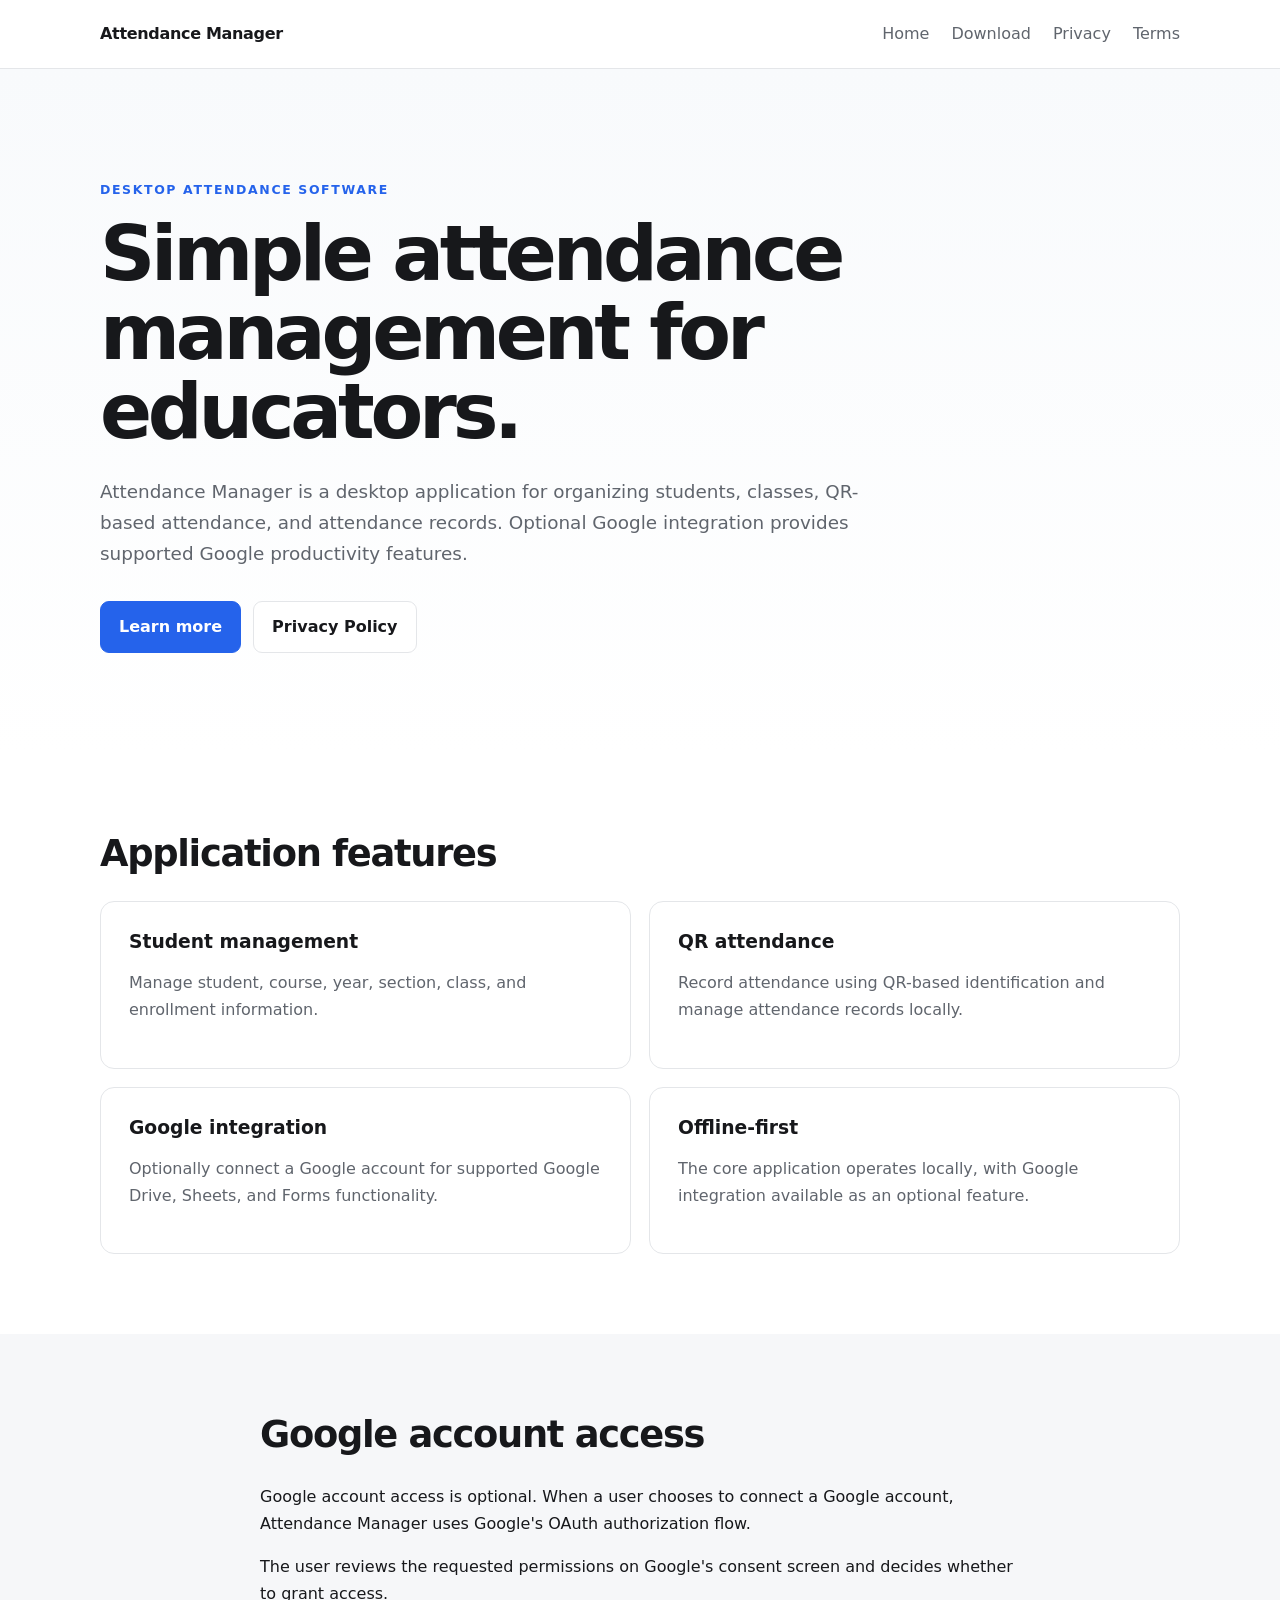
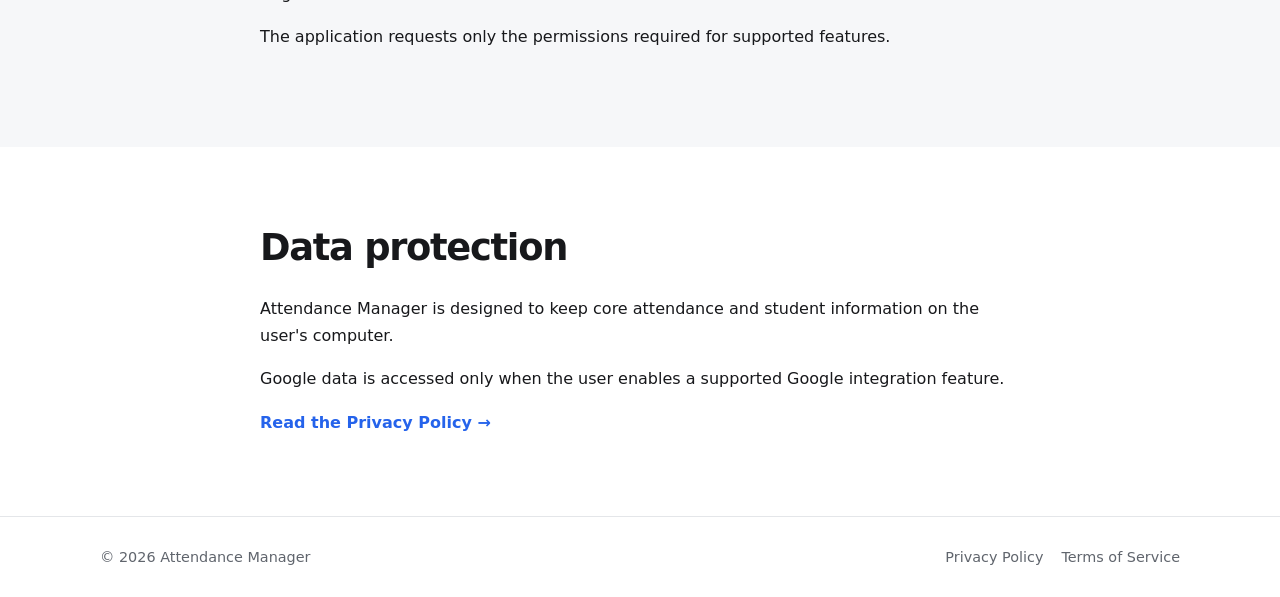
<file: index.html>
<!doctype html>
<html lang="en">
<head>
    <meta charset="utf-8">
    <meta name="viewport" content="width=device-width, initial-scale=1">
    <meta name="description"
          content="Attendance Manager is a desktop application for managing student attendance with optional Google integration.">
    <title>Attendance Manager — Student Attendance Desktop App</title>
    <link rel="stylesheet" href="styles.css">
</head>

<body>
<header class="site-header">
    <div class="container nav">
        <a class="brand" href="index.html">Attendance Manager</a>

        <nav>
            <a href="index.html">Home</a>
            <a href="download.html">Download</a>
            <a href="privacy.html">Privacy</a>
            <a href="terms.html">Terms</a>
        </nav>
    </div>
</header>

<main>
    <section class="hero">
        <div class="container">
            <p class="eyebrow">DESKTOP ATTENDANCE SOFTWARE</p>

            <h1>
                Simple attendance management for educators.
            </h1>

            <p class="lead">
                Attendance Manager is a desktop application for organizing
                students, classes, QR-based attendance, and attendance records.
                Optional Google integration provides supported Google
                productivity features.
            </p>

            <div class="actions">
                <a class="button primary" href="#features">
                    Learn more
                </a>

                <a class="button secondary" href="privacy.html">
                    Privacy Policy
                </a>
            </div>
        </div>
    </section>

    <section id="features" class="section">
        <div class="container">
            <h2>Application features</h2>

            <div class="grid">
                <article class="card">
                    <h3>Student management</h3>
                    <p>
                        Manage student, course, year, section, class,
                        and enrollment information.
                    </p>
                </article>

                <article class="card">
                    <h3>QR attendance</h3>
                    <p>
                        Record attendance using QR-based identification
                        and manage attendance records locally.
                    </p>
                </article>

                <article class="card">
                    <h3>Google integration</h3>
                    <p>
                        Optionally connect a Google account for supported
                        Google Drive, Sheets, and Forms functionality.
                    </p>
                </article>

                <article class="card">
                    <h3>Offline-first</h3>
                    <p>
                        The core application operates locally, with
                        Google integration available as an optional feature.
                    </p>
                </article>
            </div>
        </div>
    </section>

    <section class="section muted">
        <div class="container narrow">
            <h2>Google account access</h2>

            <p>
                Google account access is optional. When a user chooses to
                connect a Google account, Attendance Manager uses Google's
                OAuth authorization flow.
            </p>

            <p>
                The user reviews the requested permissions on Google's
                consent screen and decides whether to grant access.
            </p>

            <p>
                The application requests only the permissions required
                for supported features.
            </p>
        </div>
    </section>

    <section class="section">
        <div class="container narrow">
            <h2>Data protection</h2>

            <p>
                Attendance Manager is designed to keep core attendance
                and student information on the user's computer.
            </p>

            <p>
                Google data is accessed only when the user enables a
                supported Google integration feature.
            </p>

            <a class="text-link" href="privacy.html">
                Read the Privacy Policy →
            </a>
        </div>
    </section>
</main>

<footer class="site-footer">
    <div class="container footer-inner">
        <span>© 2026 Attendance Manager</span>

        <div>
            <a href="privacy.html">Privacy Policy</a>
            <a href="terms.html">Terms of Service</a>
        </div>
    </div>
</footer>
</body>
</html>
</file>
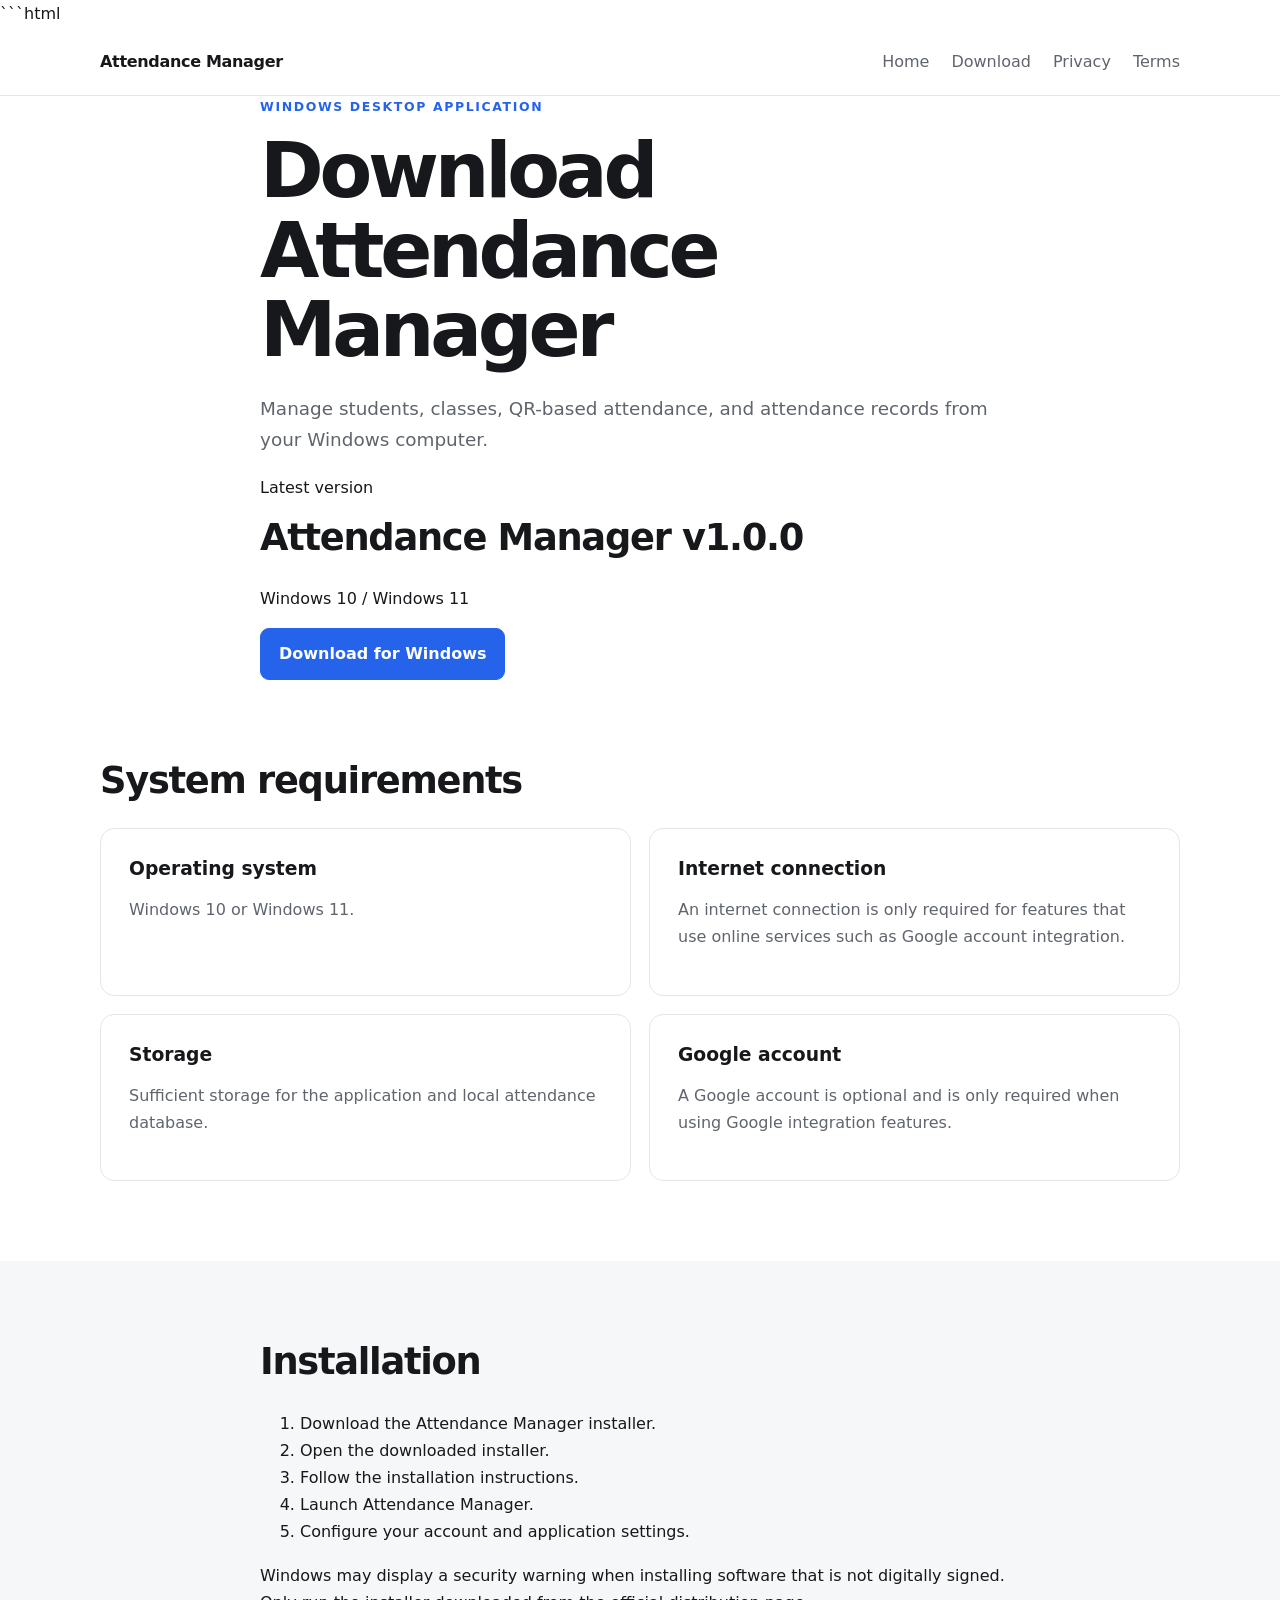
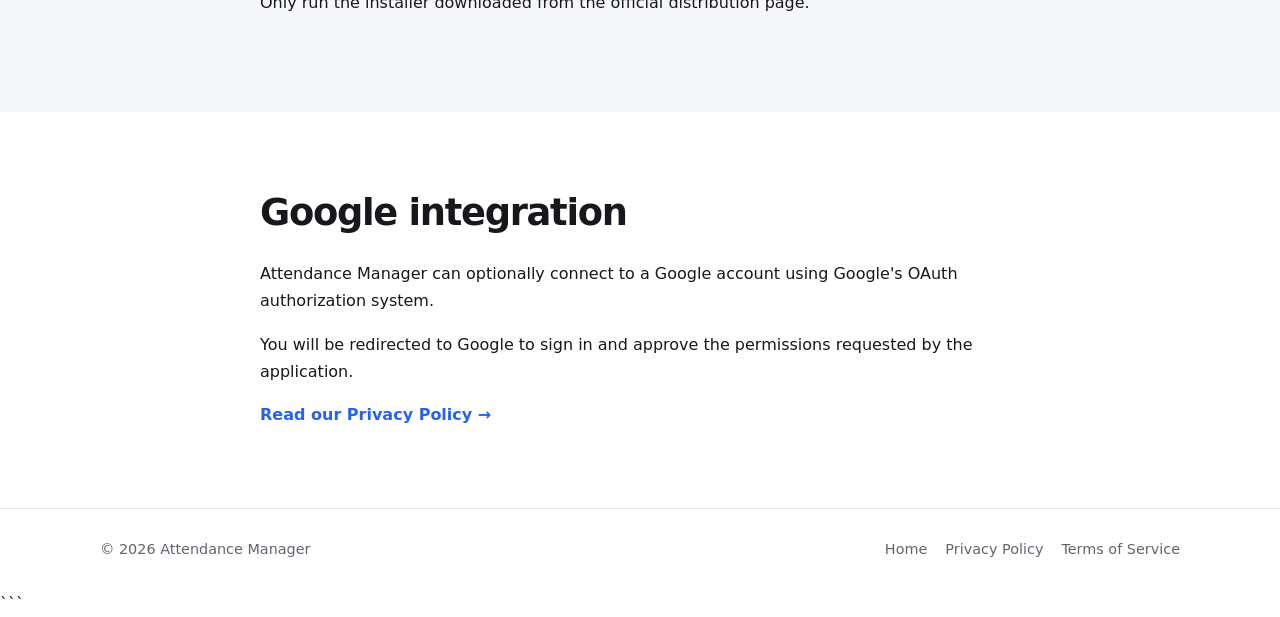
<file: download.html>
```html
<!doctype html>
<html lang="en">

<head>
    <meta charset="utf-8">
    <meta name="viewport" content="width=device-width, initial-scale=1">

    <meta name="description" content="Download Attendance Manager for Windows.">

    <title>Download — Attendance Manager</title>

    <link rel="stylesheet" href="styles.css">
</head>

<body>

    <header class="site-header">
        <div class="container nav">

            <a class="brand" href="index.html">
                Attendance Manager
            </a>

            <nav>
                <a href="index.html">Home</a>
                <a href="download.html">Download</a>
                <a href="privacy.html">Privacy</a>
                <a href="terms.html">Terms</a>
            </nav>

        </div>
    </header>


    <main>

        <section class="download-hero">

            <div class="container narrow">

                <p class="eyebrow">
                    WINDOWS DESKTOP APPLICATION
                </p>

                <h1>
                    Download Attendance Manager
                </h1>

                <p class="lead">
                    Manage students, classes, QR-based attendance, and
                    attendance records from your Windows computer.
                </p>

                <div class="download-card">

                    <div>
                        <p class="version">
                            Latest version
                        </p>

                        <h2>
                            Attendance Manager v1.0.0
                        </h2>

                        <p>
                            Windows 10 / Windows 11
                        </p>
                    </div>

                    <a class="button primary download-button"
                        href="https://github.com/danclangcoder/attendance-manager/releases/download/v1.0.0/attendance-manager-setup.exe">
                        Download for Windows
                    </a>

                </div>

            </div>

        </section>


        <section class="section">

            <div class="container">

                <h2>
                    System requirements
                </h2>

                <div class="grid">

                    <article class="card">
                        <h3>Operating system</h3>

                        <p>
                            Windows 10 or Windows 11.
                        </p>
                    </article>

                    <article class="card">
                        <h3>Internet connection</h3>

                        <p>
                            An internet connection is only required for
                            features that use online services such as Google
                            account integration.
                        </p>
                    </article>

                    <article class="card">
                        <h3>Storage</h3>

                        <p>
                            Sufficient storage for the application and local
                            attendance database.
                        </p>
                    </article>

                    <article class="card">
                        <h3>Google account</h3>

                        <p>
                            A Google account is optional and is only required
                            when using Google integration features.
                        </p>
                    </article>

                </div>

            </div>

        </section>


        <section class="section muted">

            <div class="container narrow">

                <h2>
                    Installation
                </h2>

                <ol>
                    <li>
                        Download the Attendance Manager installer.
                    </li>

                    <li>
                        Open the downloaded installer.
                    </li>

                    <li>
                        Follow the installation instructions.
                    </li>

                    <li>
                        Launch Attendance Manager.
                    </li>

                    <li>
                        Configure your account and application settings.
                    </li>
                </ol>

                <p class="notice">
                    Windows may display a security warning when installing
                    software that is not digitally signed. Only run the
                    installer downloaded from the official distribution page.
                </p>

            </div>

        </section>


        <section class="section">

            <div class="container narrow">

                <h2>
                    Google integration
                </h2>

                <p>
                    Attendance Manager can optionally connect to a Google
                    account using Google's OAuth authorization system.
                </p>

                <p>
                    You will be redirected to Google to sign in and approve
                    the permissions requested by the application.
                </p>

                <a class="text-link" href="privacy.html">
                    Read our Privacy Policy →
                </a>

            </div>

        </section>

    </main>


    <footer class="site-footer">

        <div class="container footer-inner">

            <span>
                © 2026 Attendance Manager
            </span>

            <div>
                <a href="index.html">
                    Home
                </a>

                <a href="privacy.html">
                    Privacy Policy
                </a>

                <a href="terms.html">
                    Terms of Service
                </a>
            </div>

        </div>

    </footer>

</body>

</html>
```
</file>
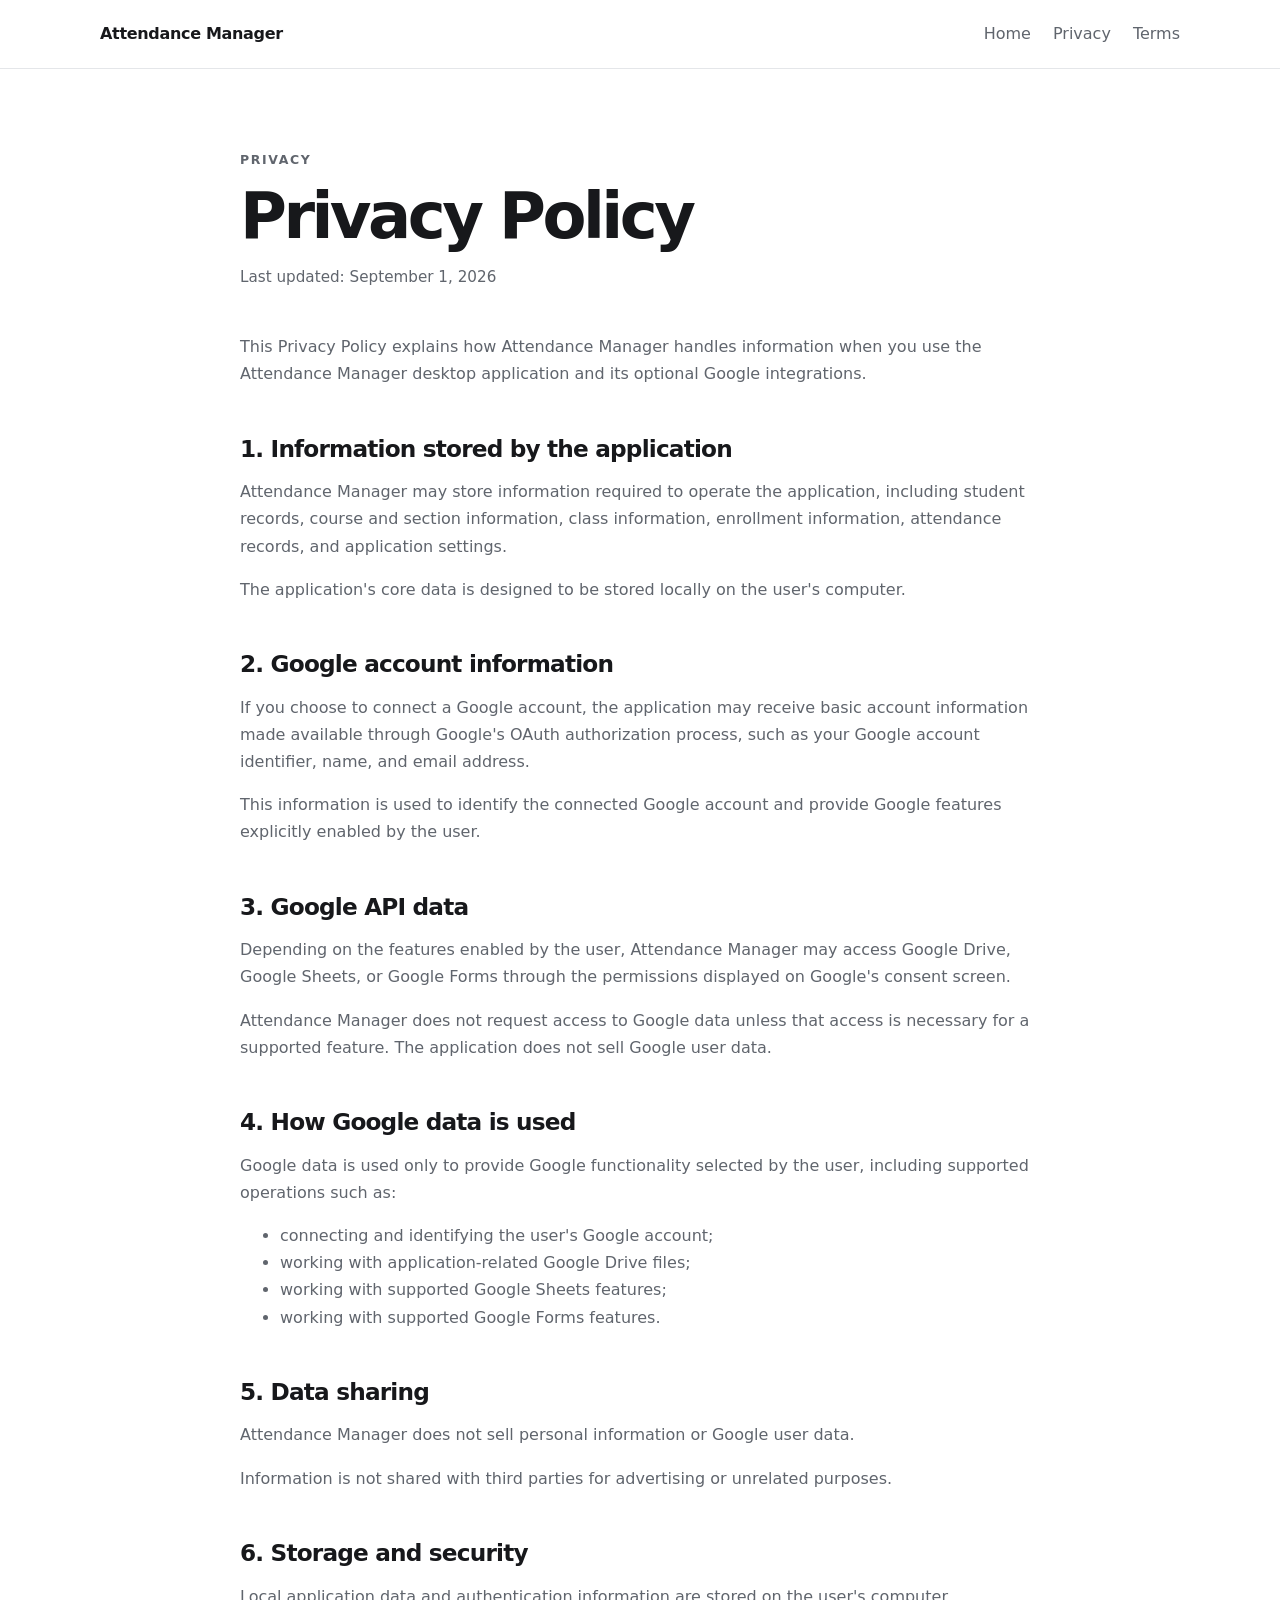
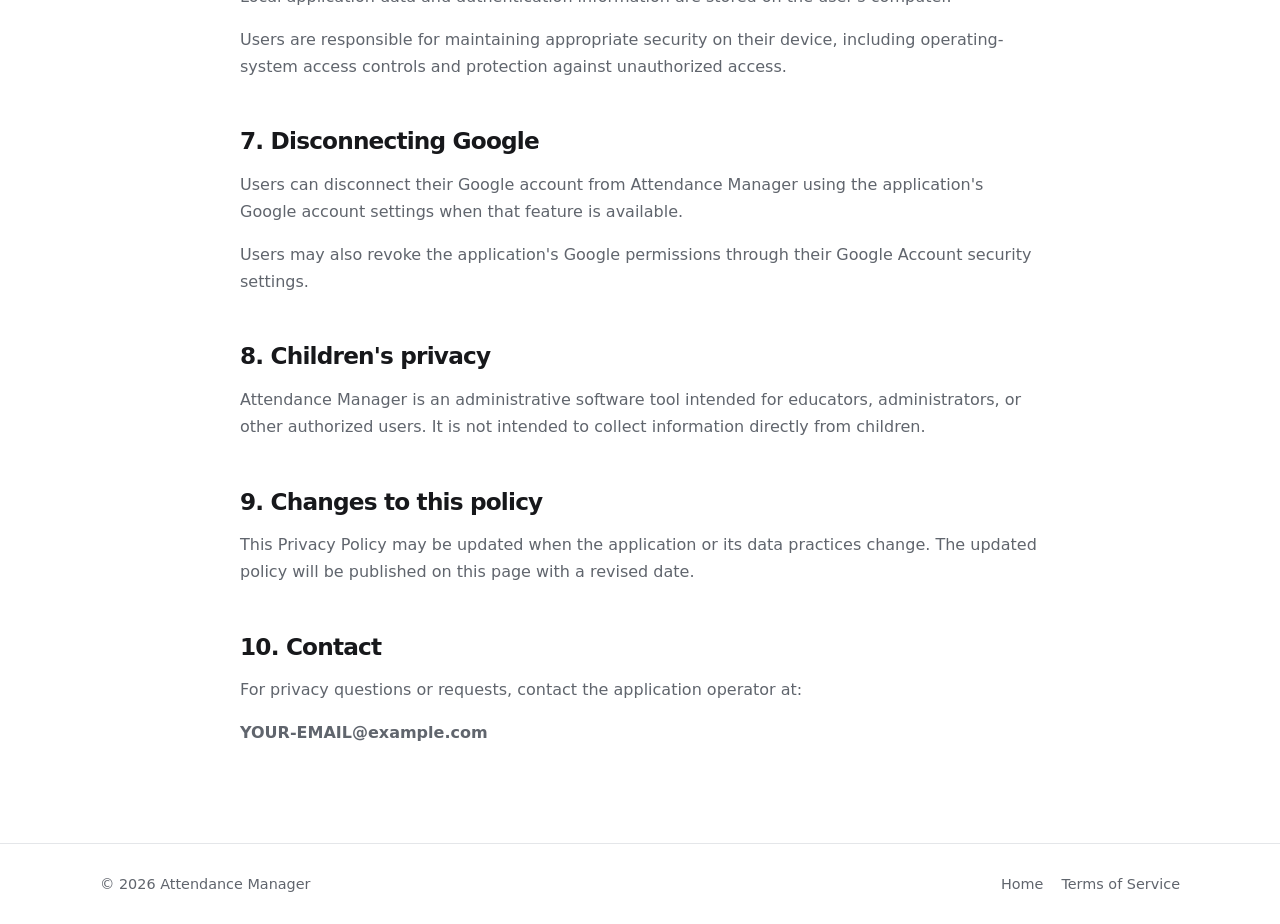
<file: privacy.html>
<!doctype html>
<html lang="en">
<head>
    <meta charset="utf-8">
    <meta name="viewport" content="width=device-width, initial-scale=1">
    <meta name="description" content="Attendance Manager Privacy Policy.">
    <title>Privacy Policy — Attendance Manager</title>
    <link rel="stylesheet" href="styles.css">
</head>

<body>
<header class="site-header">
    <div class="container nav">
        <a class="brand" href="index.html">Attendance Manager</a>

        <nav>
            <a href="index.html">Home</a>
            <a href="privacy.html">Privacy</a>
            <a href="terms.html">Terms</a>
        </nav>
    </div>
</header>

<main class="section">
    <div class="container legal">

        <p class="eyebrow">PRIVACY</p>

        <h1>Privacy Policy</h1>

        <p class="updated">
            Last updated: September 1, 2026
        </p>

        <p>
            This Privacy Policy explains how Attendance Manager handles
            information when you use the Attendance Manager desktop
            application and its optional Google integrations.
        </p>

        <h2>1. Information stored by the application</h2>

        <p>
            Attendance Manager may store information required to operate
            the application, including student records, course and section
            information, class information, enrollment information,
            attendance records, and application settings.
        </p>

        <p>
            The application's core data is designed to be stored locally
            on the user's computer.
        </p>

        <h2>2. Google account information</h2>

        <p>
            If you choose to connect a Google account, the application may
            receive basic account information made available through
            Google's OAuth authorization process, such as your Google
            account identifier, name, and email address.
        </p>

        <p>
            This information is used to identify the connected Google
            account and provide Google features explicitly enabled by
            the user.
        </p>

        <h2>3. Google API data</h2>

        <p>
            Depending on the features enabled by the user, Attendance
            Manager may access Google Drive, Google Sheets, or Google
            Forms through the permissions displayed on Google's consent
            screen.
        </p>

        <p>
            Attendance Manager does not request access to Google data
            unless that access is necessary for a supported feature.
            The application does not sell Google user data.
        </p>

        <h2>4. How Google data is used</h2>

        <p>
            Google data is used only to provide Google functionality
            selected by the user, including supported operations such as:
        </p>

        <ul>
            <li>connecting and identifying the user's Google account;</li>
            <li>working with application-related Google Drive files;</li>
            <li>working with supported Google Sheets features;</li>
            <li>working with supported Google Forms features.</li>
        </ul>

        <h2>5. Data sharing</h2>

        <p>
            Attendance Manager does not sell personal information or
            Google user data.
        </p>

        <p>
            Information is not shared with third parties for advertising
            or unrelated purposes.
        </p>

        <h2>6. Storage and security</h2>

        <p>
            Local application data and authentication information are
            stored on the user's computer.
        </p>

        <p>
            Users are responsible for maintaining appropriate security
            on their device, including operating-system access controls
            and protection against unauthorized access.
        </p>

        <h2>7. Disconnecting Google</h2>

        <p>
            Users can disconnect their Google account from Attendance
            Manager using the application's Google account settings when
            that feature is available.
        </p>

        <p>
            Users may also revoke the application's Google permissions
            through their Google Account security settings.
        </p>

        <h2>8. Children's privacy</h2>

        <p>
            Attendance Manager is an administrative software tool
            intended for educators, administrators, or other authorized
            users. It is not intended to collect information directly
            from children.
        </p>

        <h2>9. Changes to this policy</h2>

        <p>
            This Privacy Policy may be updated when the application or
            its data practices change. The updated policy will be
            published on this page with a revised date.
        </p>

        <h2>10. Contact</h2>

        <p>
            For privacy questions or requests, contact the application
            operator at:
        </p>

        <p>
            <strong>YOUR-EMAIL@example.com</strong>
        </p>

    </div>
</main>

<footer class="site-footer">
    <div class="container footer-inner">
        <span>© 2026 Attendance Manager</span>

        <div>
            <a href="index.html">Home</a>
            <a href="terms.html">Terms of Service</a>
        </div>
    </div>
</footer>
</body>
</html>
</file>
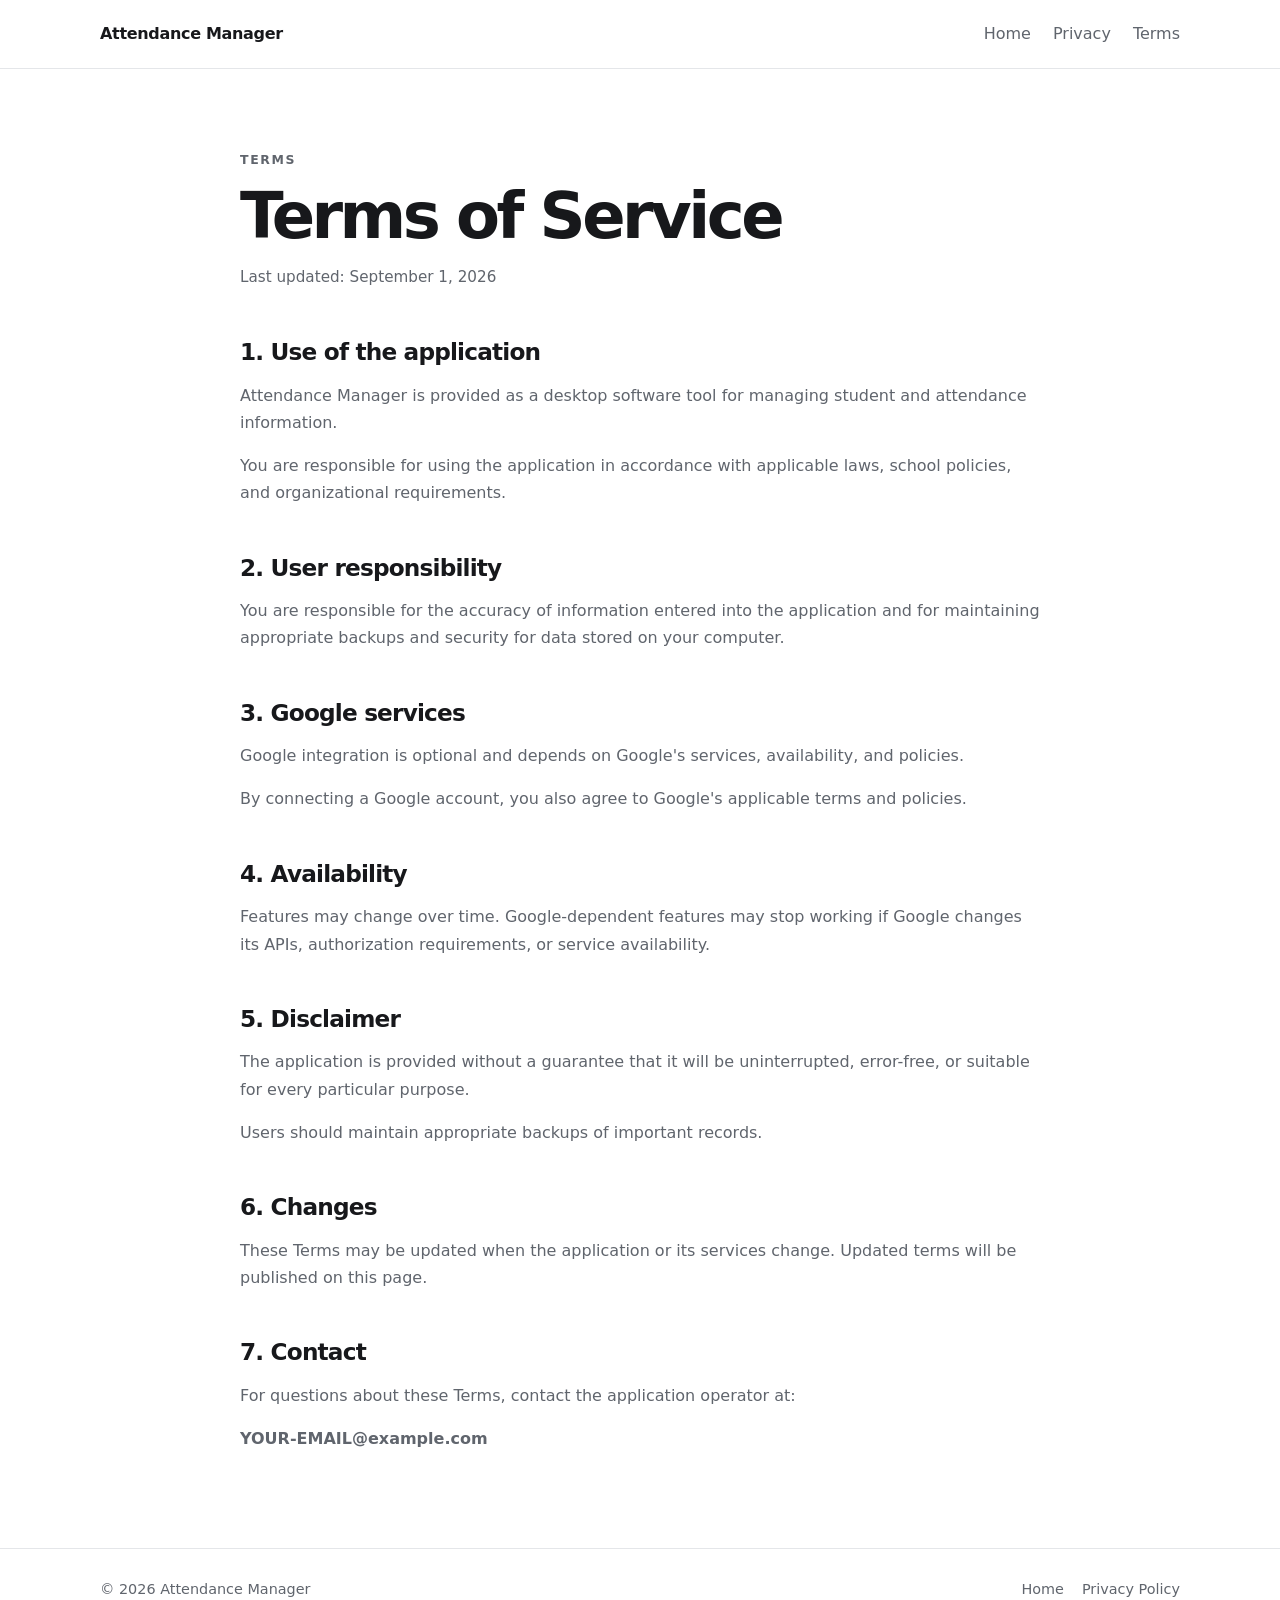
<file: terms.html>
<!doctype html>
<html lang="en">
<head>
    <meta charset="utf-8">
    <meta name="viewport" content="width=device-width, initial-scale=1">
    <meta name="description" content="Attendance Manager Terms of Service.">
    <title>Terms of Service — Attendance Manager</title>
    <link rel="stylesheet" href="styles.css">
</head>

<body>
<header class="site-header">
    <div class="container nav">
        <a class="brand" href="index.html">Attendance Manager</a>

        <nav>
            <a href="index.html">Home</a>
            <a href="privacy.html">Privacy</a>
            <a href="terms.html">Terms</a>
        </nav>
    </div>
</header>

<main class="section">
    <div class="container legal">

        <p class="eyebrow">TERMS</p>

        <h1>Terms of Service</h1>

        <p class="updated">
            Last updated: September 1, 2026
        </p>

        <h2>1. Use of the application</h2>

        <p>
            Attendance Manager is provided as a desktop software tool
            for managing student and attendance information.
        </p>

        <p>
            You are responsible for using the application in accordance
            with applicable laws, school policies, and organizational
            requirements.
        </p>

        <h2>2. User responsibility</h2>

        <p>
            You are responsible for the accuracy of information entered
            into the application and for maintaining appropriate backups
            and security for data stored on your computer.
        </p>

        <h2>3. Google services</h2>

        <p>
            Google integration is optional and depends on Google's
            services, availability, and policies.
        </p>

        <p>
            By connecting a Google account, you also agree to Google's
            applicable terms and policies.
        </p>

        <h2>4. Availability</h2>

        <p>
            Features may change over time. Google-dependent features may
            stop working if Google changes its APIs, authorization
            requirements, or service availability.
        </p>

        <h2>5. Disclaimer</h2>

        <p>
            The application is provided without a guarantee that it will
            be uninterrupted, error-free, or suitable for every particular
            purpose.
        </p>

        <p>
            Users should maintain appropriate backups of important records.
        </p>

        <h2>6. Changes</h2>

        <p>
            These Terms may be updated when the application or its services
            change. Updated terms will be published on this page.
        </p>

        <h2>7. Contact</h2>

        <p>
            For questions about these Terms, contact the application
            operator at:
        </p>

        <p>
            <strong>YOUR-EMAIL@example.com</strong>
        </p>

    </div>
</main>

<footer class="site-footer">
    <div class="container footer-inner">
        <span>© 2026 Attendance Manager</span>

        <div>
            <a href="index.html">Home</a>
            <a href="privacy.html">Privacy Policy</a>
        </div>
    </div>
</footer>
</body>
</html>
</file>
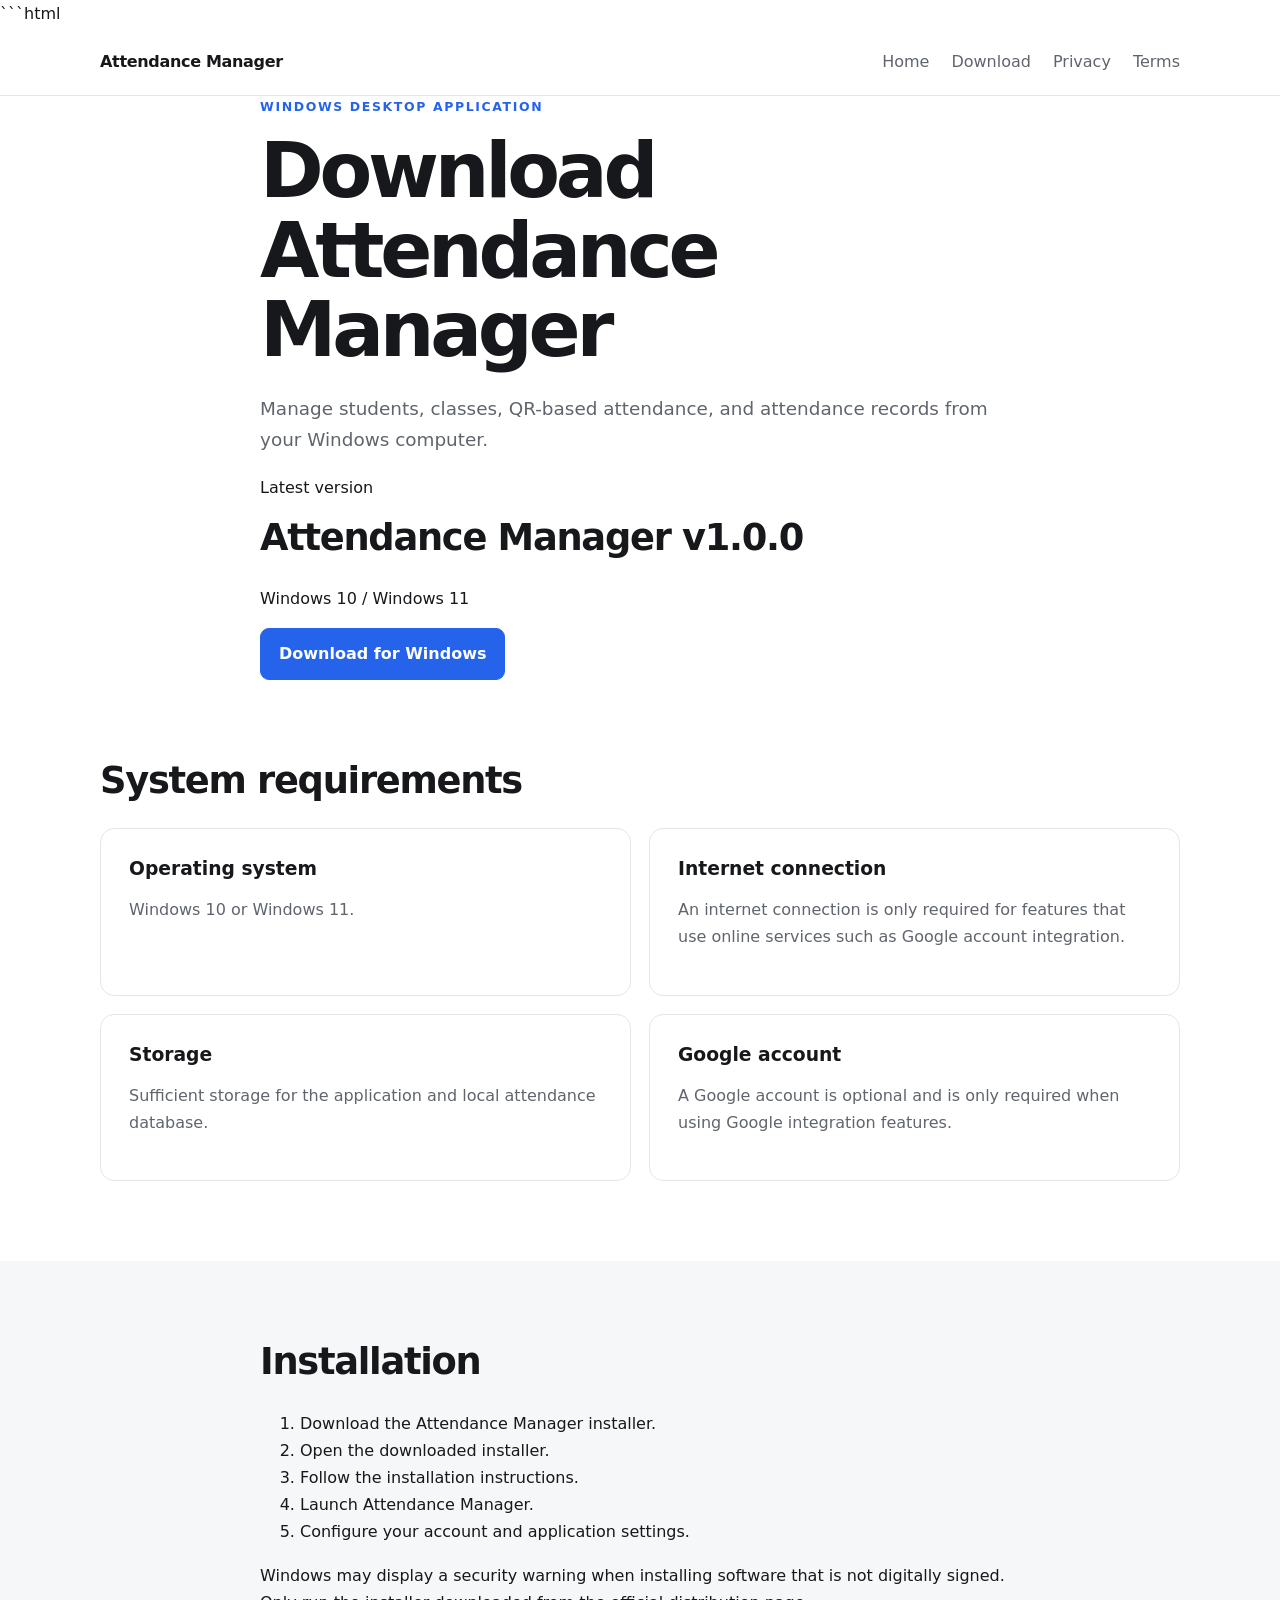
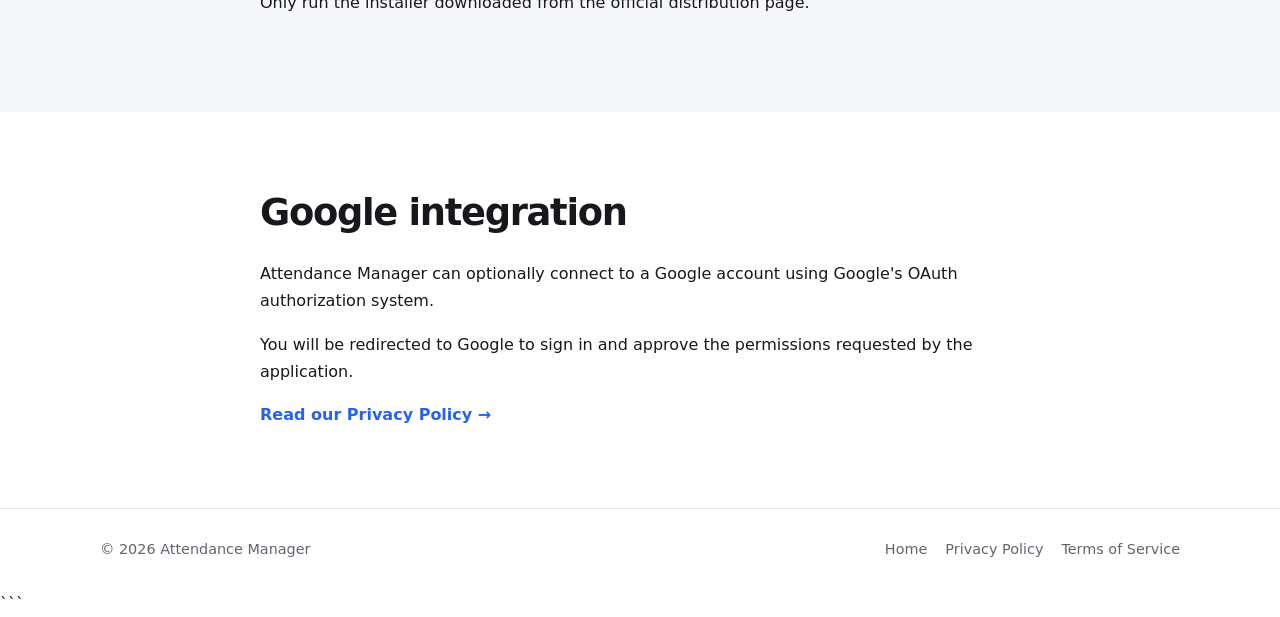
<file: website/download.html>
```html
<!doctype html>
<html lang="en">
<head>
    <meta charset="utf-8">
    <meta name="viewport" content="width=device-width, initial-scale=1">

    <meta
        name="description"
        content="Download Attendance Manager for Windows."
    >

    <title>Download — Attendance Manager</title>

    <link rel="stylesheet" href="styles.css">
</head>

<body>

<header class="site-header">
    <div class="container nav">

        <a class="brand" href="index.html">
            Attendance Manager
        </a>

        <nav>
            <a href="index.html">Home</a>
            <a href="download.html">Download</a>
            <a href="privacy.html">Privacy</a>
            <a href="terms.html">Terms</a>
        </nav>

    </div>
</header>


<main>

<section class="download-hero">

    <div class="container narrow">

        <p class="eyebrow">
            WINDOWS DESKTOP APPLICATION
        </p>

        <h1>
            Download Attendance Manager
        </h1>

        <p class="lead">
            Manage students, classes, QR-based attendance, and
            attendance records from your Windows computer.
        </p>

        <div class="download-card">

            <div>
                <p class="version">
                    Latest version
                </p>

                <h2>
                    Attendance Manager v1.0.0
                </h2>

                <p>
                    Windows 10 / Windows 11
                </p>
            </div>

            <a
                class="button primary download-button"
                href="YOUR_GOOGLE_DRIVE_DOWNLOAD_LINK"
                target="_blank"
                rel="noopener"
            >
                Download for Windows
            </a>

        </div>

    </div>

</section>


<section class="section">

    <div class="container">

        <h2>
            System requirements
        </h2>

        <div class="grid">

            <article class="card">
                <h3>Operating system</h3>

                <p>
                    Windows 10 or Windows 11.
                </p>
            </article>

            <article class="card">
                <h3>Internet connection</h3>

                <p>
                    An internet connection is only required for
                    features that use online services such as Google
                    account integration.
                </p>
            </article>

            <article class="card">
                <h3>Storage</h3>

                <p>
                    Sufficient storage for the application and local
                    attendance database.
                </p>
            </article>

            <article class="card">
                <h3>Google account</h3>

                <p>
                    A Google account is optional and is only required
                    when using Google integration features.
                </p>
            </article>

        </div>

    </div>

</section>


<section class="section muted">

    <div class="container narrow">

        <h2>
            Installation
        </h2>

        <ol>
            <li>
                Download the Attendance Manager installer.
            </li>

            <li>
                Open the downloaded installer.
            </li>

            <li>
                Follow the installation instructions.
            </li>

            <li>
                Launch Attendance Manager.
            </li>

            <li>
                Configure your account and application settings.
            </li>
        </ol>

        <p class="notice">
            Windows may display a security warning when installing
            software that is not digitally signed. Only run the
            installer downloaded from the official distribution page.
        </p>

    </div>

</section>


<section class="section">

    <div class="container narrow">

        <h2>
            Google integration
        </h2>

        <p>
            Attendance Manager can optionally connect to a Google
            account using Google's OAuth authorization system.
        </p>

        <p>
            You will be redirected to Google to sign in and approve
            the permissions requested by the application.
        </p>

        <a
            class="text-link"
            href="privacy.html"
        >
            Read our Privacy Policy →
        </a>

    </div>

</section>

</main>


<footer class="site-footer">

    <div class="container footer-inner">

        <span>
            © 2026 Attendance Manager
        </span>

        <div>
            <a href="index.html">
                Home
            </a>

            <a href="privacy.html">
                Privacy Policy
            </a>

            <a href="terms.html">
                Terms of Service
            </a>
        </div>

    </div>

</footer>

</body>
</html>
```
</file>
<file: styles.css>
* {
    box-sizing: border-box;
}

:root {
    --bg: #ffffff;
    --surface: #f6f7f9;
    --text: #17181b;
    --muted: #60656d;
    --border: #e4e6e9;
    --accent: #2563eb;
    --accent-dark: #1d4ed8;
    --max: 1080px;
}

html {
    scroll-behavior: smooth;
}

body {
    margin: 0;
    background: var(--bg);
    color: var(--text);
    font-family:
        Inter,
        ui-sans-serif,
        system-ui,
        -apple-system,
        BlinkMacSystemFont,
        "Segoe UI",
        sans-serif;
    line-height: 1.7;
}

a {
    color: inherit;
}

.container {
    width: min(calc(100% - 40px), var(--max));
    margin: 0 auto;
}

.narrow {
    max-width: 760px;
}

.site-header {
    border-bottom: 1px solid var(--border);
    background: rgba(255, 255, 255, 0.94);
    position: sticky;
    top: 0;
    z-index: 10;
    backdrop-filter: blur(12px);
}

.nav {
    min-height: 68px;
    display: flex;
    align-items: center;
    justify-content: space-between;
    gap: 24px;
}

.brand {
    font-weight: 750;
    text-decoration: none;
    letter-spacing: -0.02em;
}

nav {
    display: flex;
    gap: 22px;
}

nav a,
.footer-inner a {
    text-decoration: none;
    color: var(--muted);
}

nav a:hover,
.footer-inner a:hover,
.text-link:hover {
    color: var(--accent);
}

.hero {
    padding: 110px 0 100px;
    background:
        linear-gradient(
            180deg,
            #f8fafc 0%,
            #ffffff 100%
        );
}

.eyebrow {
    color: var(--accent);
    font-size: 0.78rem;
    font-weight: 800;
    letter-spacing: 0.13em;
    margin: 0 0 14px;
}

h1 {
    max-width: 820px;
    font-size: clamp(2.5rem, 6vw, 5rem);
    line-height: 1.03;
    letter-spacing: -0.055em;
    margin: 0 0 24px;
}

h2 {
    font-size: clamp(1.7rem, 3vw, 2.3rem);
    line-height: 1.15;
    letter-spacing: -0.035em;
    margin: 0 0 26px;
}

h3 {
    margin: 0 0 10px;
    line-height: 1.25;
}

.lead {
    max-width: 760px;
    font-size: 1.15rem;
    color: var(--muted);
}

.actions {
    display: flex;
    flex-wrap: wrap;
    gap: 12px;
    margin-top: 32px;
}

.button {
    display: inline-block;
    padding: 11px 18px;
    border-radius: 9px;
    text-decoration: none;
    font-weight: 700;
    border: 1px solid var(--border);
}

.primary {
    color: white;
    background: var(--accent);
    border-color: var(--accent);
}

.primary:hover {
    background: var(--accent-dark);
}

.secondary {
    background: white;
}

.section {
    padding: 80px 0;
}

.muted {
    background: var(--surface);
}

.grid {
    display: grid;
    grid-template-columns:
        repeat(2, minmax(0, 1fr));
    gap: 18px;
}

.card {
    padding: 28px;
    border: 1px solid var(--border);
    border-radius: 14px;
    background: white;
}

.card p,
.legal p,
.legal li {
    color: var(--muted);
}

.legal {
    max-width: 800px;
}

.legal h1 {
    font-size: clamp(2.5rem, 6vw, 4rem);
    margin-bottom: 8px;
}

.legal h2 {
    font-size: 1.45rem;
    margin-top: 48px;
    margin-bottom: 12px;
}

.updated {
    margin-bottom: 42px;
    font-size: 0.95rem;
}

.text-link {
    color: var(--accent);
    font-weight: 700;
    text-decoration: none;
}

.site-footer {
    border-top: 1px solid var(--border);
    padding: 28px 0;
}

.footer-inner {
    display: flex;
    justify-content: space-between;
    gap: 20px;
    color: var(--muted);
    font-size: 0.9rem;
}

.footer-inner div {
    display: flex;
    gap: 18px;
}

@media (max-width: 700px) {
    .container {
        width: min(
            calc(100% - 28px),
            var(--max)
        );
    }

    .nav {
        align-items: flex-start;
        flex-direction: column;
        padding: 16px 0;
    }

    nav {
        flex-wrap: wrap;
        gap: 14px;
    }

    .hero {
        padding: 76px 0 70px;
    }

    .section {
        padding: 60px 0;
    }

    .grid {
        grid-template-columns: 1fr;
    }

    .footer-inner {
        flex-direction: column;
    }

    .download-hero {
        padding: 100px 0 80px;
        background:
            linear-gradient(
                180deg,
                #f8fafc 0%,
                #ffffff 100%
            );
    }

    .download-card {
        margin-top: 40px;
        padding: 30px;
        display: flex;
        align-items: center;
        justify-content: space-between;
        gap: 30px;
        border: 1px solid var(--border);
        border-radius: 16px;
        background: white;
        box-shadow: 0 10px 30px rgba(0, 0, 0, 0.04);
    }

    .download-card h2 {
        margin-bottom: 6px;
    }

    .version {
        margin: 0;
        color: var(--accent);
        font-size: 0.8rem;
        font-weight: 800;
        letter-spacing: 0.1em;
        text-transform: uppercase;
    }

    .download-button {
        white-space: nowrap;
    }

    .legal ol,
    .legal ul {
        padding-left: 24px;
    }

    ol {
        color: var(--muted);
    }

    @media (max-width: 700px) {
        .download-hero {
            padding: 70px 0 60px;
        }

        .download-card {
            align-items: stretch;
            flex-direction: column;
        }

        .download-button {
            text-align: center;
        }
    }
}
</file>
<file: website/styles.css>
* {
    box-sizing: border-box;
}

:root {
    --bg: #ffffff;
    --surface: #f6f7f9;
    --text: #17181b;
    --muted: #60656d;
    --border: #e4e6e9;
    --accent: #2563eb;
    --accent-dark: #1d4ed8;
    --max: 1080px;
}

html {
    scroll-behavior: smooth;
}

body {
    margin: 0;
    background: var(--bg);
    color: var(--text);
    font-family:
        Inter,
        ui-sans-serif,
        system-ui,
        -apple-system,
        BlinkMacSystemFont,
        "Segoe UI",
        sans-serif;
    line-height: 1.7;
}

a {
    color: inherit;
}

.container {
    width: min(calc(100% - 40px), var(--max));
    margin: 0 auto;
}

.narrow {
    max-width: 760px;
}

.site-header {
    border-bottom: 1px solid var(--border);
    background: rgba(255, 255, 255, 0.94);
    position: sticky;
    top: 0;
    z-index: 10;
    backdrop-filter: blur(12px);
}

.nav {
    min-height: 68px;
    display: flex;
    align-items: center;
    justify-content: space-between;
    gap: 24px;
}

.brand {
    font-weight: 750;
    text-decoration: none;
    letter-spacing: -0.02em;
}

nav {
    display: flex;
    gap: 22px;
}

nav a,
.footer-inner a {
    text-decoration: none;
    color: var(--muted);
}

nav a:hover,
.footer-inner a:hover,
.text-link:hover {
    color: var(--accent);
}

.hero {
    padding: 110px 0 100px;
    background:
        linear-gradient(
            180deg,
            #f8fafc 0%,
            #ffffff 100%
        );
}

.eyebrow {
    color: var(--accent);
    font-size: 0.78rem;
    font-weight: 800;
    letter-spacing: 0.13em;
    margin: 0 0 14px;
}

h1 {
    max-width: 820px;
    font-size: clamp(2.5rem, 6vw, 5rem);
    line-height: 1.03;
    letter-spacing: -0.055em;
    margin: 0 0 24px;
}

h2 {
    font-size: clamp(1.7rem, 3vw, 2.3rem);
    line-height: 1.15;
    letter-spacing: -0.035em;
    margin: 0 0 26px;
}

h3 {
    margin: 0 0 10px;
    line-height: 1.25;
}

.lead {
    max-width: 760px;
    font-size: 1.15rem;
    color: var(--muted);
}

.actions {
    display: flex;
    flex-wrap: wrap;
    gap: 12px;
    margin-top: 32px;
}

.button {
    display: inline-block;
    padding: 11px 18px;
    border-radius: 9px;
    text-decoration: none;
    font-weight: 700;
    border: 1px solid var(--border);
}

.primary {
    color: white;
    background: var(--accent);
    border-color: var(--accent);
}

.primary:hover {
    background: var(--accent-dark);
}

.secondary {
    background: white;
}

.section {
    padding: 80px 0;
}

.muted {
    background: var(--surface);
}

.grid {
    display: grid;
    grid-template-columns:
        repeat(2, minmax(0, 1fr));
    gap: 18px;
}

.card {
    padding: 28px;
    border: 1px solid var(--border);
    border-radius: 14px;
    background: white;
}

.card p,
.legal p,
.legal li {
    color: var(--muted);
}

.legal {
    max-width: 800px;
}

.legal h1 {
    font-size: clamp(2.5rem, 6vw, 4rem);
    margin-bottom: 8px;
}

.legal h2 {
    font-size: 1.45rem;
    margin-top: 48px;
    margin-bottom: 12px;
}

.updated {
    margin-bottom: 42px;
    font-size: 0.95rem;
}

.text-link {
    color: var(--accent);
    font-weight: 700;
    text-decoration: none;
}

.site-footer {
    border-top: 1px solid var(--border);
    padding: 28px 0;
}

.footer-inner {
    display: flex;
    justify-content: space-between;
    gap: 20px;
    color: var(--muted);
    font-size: 0.9rem;
}

.footer-inner div {
    display: flex;
    gap: 18px;
}

@media (max-width: 700px) {
    .container {
        width: min(
            calc(100% - 28px),
            var(--max)
        );
    }

    .nav {
        align-items: flex-start;
        flex-direction: column;
        padding: 16px 0;
    }

    nav {
        flex-wrap: wrap;
        gap: 14px;
    }

    .hero {
        padding: 76px 0 70px;
    }

    .section {
        padding: 60px 0;
    }

    .grid {
        grid-template-columns: 1fr;
    }

    .footer-inner {
        flex-direction: column;
    }

    .download-hero {
        padding: 100px 0 80px;
        background:
            linear-gradient(
                180deg,
                #f8fafc 0%,
                #ffffff 100%
            );
    }

    .download-card {
        margin-top: 40px;
        padding: 30px;
        display: flex;
        align-items: center;
        justify-content: space-between;
        gap: 30px;
        border: 1px solid var(--border);
        border-radius: 16px;
        background: white;
        box-shadow: 0 10px 30px rgba(0, 0, 0, 0.04);
    }

    .download-card h2 {
        margin-bottom: 6px;
    }

    .version {
        margin: 0;
        color: var(--accent);
        font-size: 0.8rem;
        font-weight: 800;
        letter-spacing: 0.1em;
        text-transform: uppercase;
    }

    .download-button {
        white-space: nowrap;
    }

    .legal ol,
    .legal ul {
        padding-left: 24px;
    }

    ol {
        color: var(--muted);
    }

    @media (max-width: 700px) {
        .download-hero {
            padding: 70px 0 60px;
        }

        .download-card {
            align-items: stretch;
            flex-direction: column;
        }

        .download-button {
            text-align: center;
        }
    }
}
</file>
